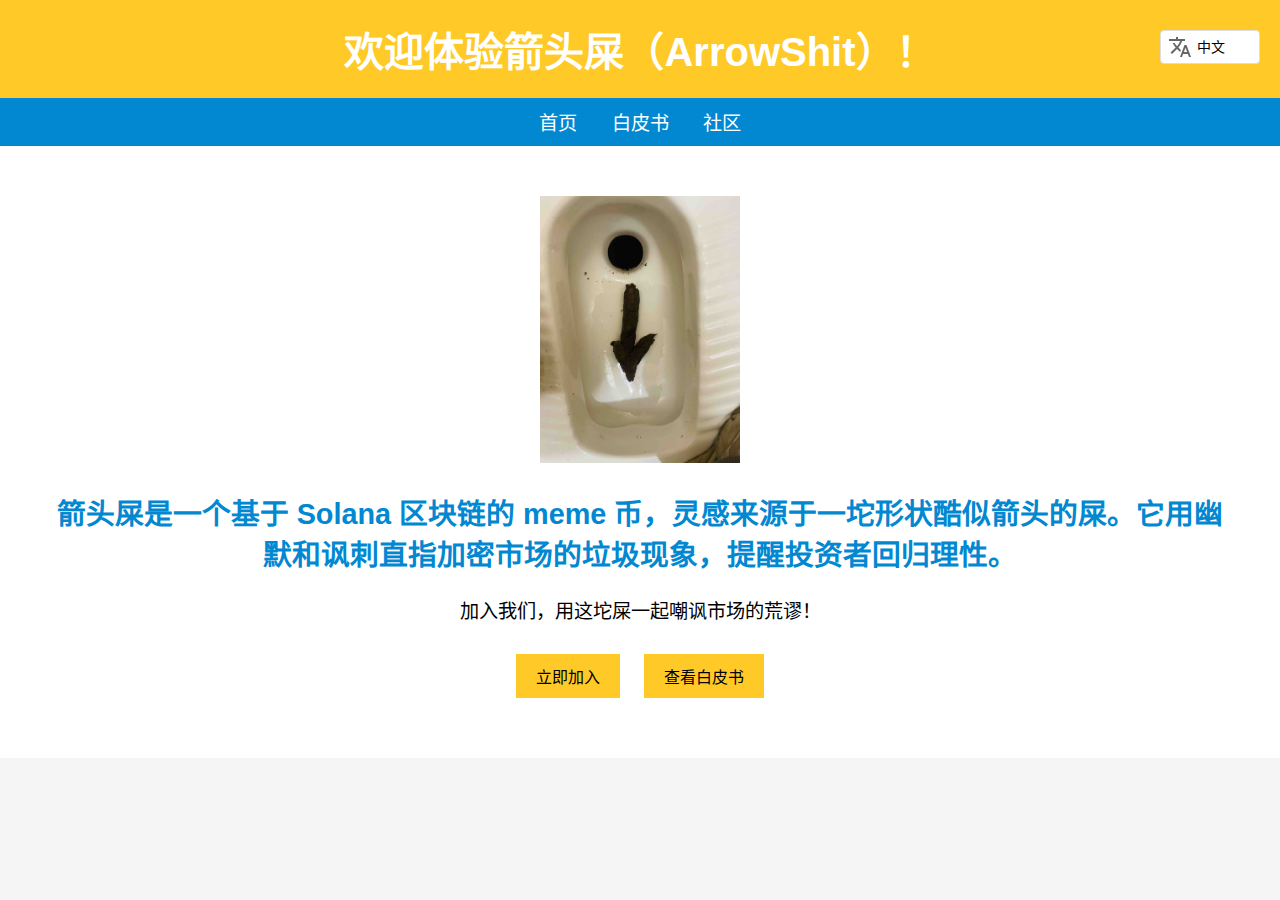
<file: index.html>
<!DOCTYPE html>
<html lang="zh-CN">
<head>
  <meta charset="UTF-8">
  <meta name="viewport" content="width=device-width, initial-scale=1.0">
  <title>ArrowShit - 欢迎体验！</title>
  <link rel="stylesheet" href="styles.css">
  
</head>
<body>
    <div class="header">
        <h1 data-lang="welcome">欢迎体验箭头屎（ArrowShit）！</h1>
        <div class="language-selector">
            <svg class="language-icon" xmlns="http://www.w3.org/2000/svg" viewBox="0 0 24 24" width="24" height="24">
                <path fill="currentColor" d="M12.87 15.07l-2.54-2.51.03-.03c1.74-1.94 2.98-4.17 3.71-6.53H17V4h-7V2H8v2H1v1.99h11.17C11.5 7.92 10.44 9.75 9 11.35 8.07 10.32 7.3 9.19 6.69 8h-2c.73 1.63 1.73 3.17 2.98 4.56l-5.09 5.02L4 19l5-5 3.11 3.11.76-2.04zM18.5 10h-2L12 22h2l1.12-3h4.75L21 22h2l-4.5-12zm-2.62 7l1.62-4.33L19.12 17h-3.24z"/>
            </svg>
            <select id="language" onchange="changeLanguage()">
                <option value="zh" data-display="语言">中文</option>
                <option value="en" data-display="Lang">English</option>
                <option value="ja" data-display="言語">日本語</option>
                <option value="ko" data-display="언어">한국어</option>
                <option value="fr" data-display="Langue">Français</option>
            </select>
        </div>
    </div>
  <div class="nav">
    <a href="index.html" data-lang="home">首页</a>
    <a href="whitepaper.html" data-lang="whitepaper">白皮书</a>
    <a href="community.html" data-lang="community">社区</a>
  </div>
  <div class="hero">
    <img src="arrowshit-logo.png" alt="ArrowShit Logo" class="logo">
    <h2 data-lang="intro">箭头屎是一个基于 Solana 区块链的 meme 币，灵感来源于一坨形状酷似箭头的屎。它用幽默和讽刺直指加密市场的垃圾现象，提醒投资者回归理性。</h2>
    <p data-lang="join">加入我们，用这坨屎一起嘲讽市场的荒谬！</p>
    <a href="community.html" class="btn" data-lang="join_now">立即加入</a>
    <a href="whitepaper.html" class="btn" data-lang="view_whitepaper">查看白皮书</a>
  </div>
  <script src="script.js"></script>
</body>
</html>
</file>
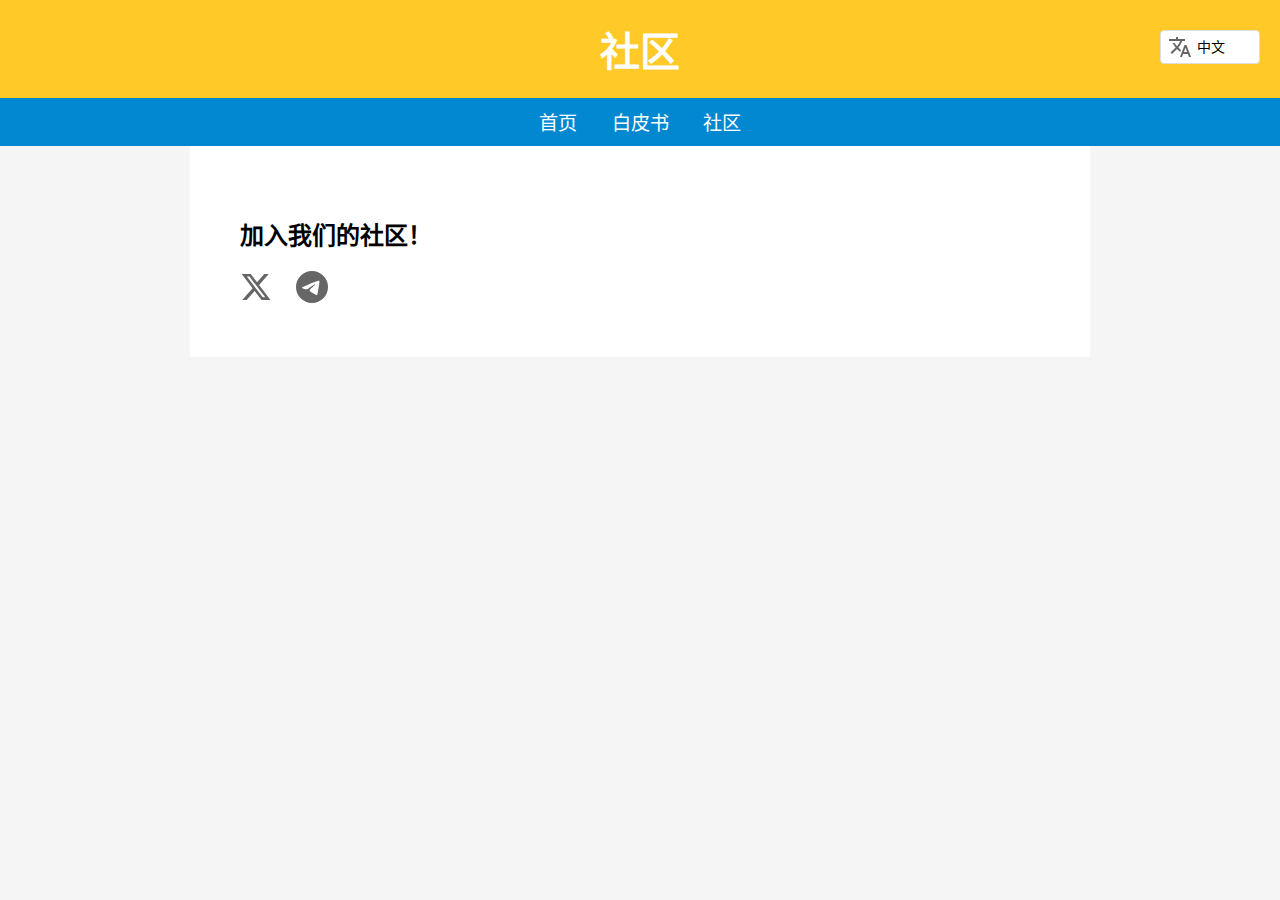
<file: community.html>
<!DOCTYPE html>
<html lang="zh-CN">
<head>
  <meta charset="UTF-8">
  <meta name="viewport" content="width=device-width, initial-scale=1.0">
  <title>ArrowShit - 社区</title>
  <link rel="stylesheet" href="styles.css">
</head>
<body>
  <div class="header">
    <h1 data-lang="community">ArrowShit 社区</h1>
    <div class="language-selector">
        <svg class="language-icon" xmlns="http://www.w3.org/2000/svg" viewBox="0 0 24 24" width="24" height="24">
          <path fill="currentColor" d="M12.87 15.07l-2.54-2.51.03-.03c1.74-1.94 2.98-4.17 3.71-6.53H17V4h-7V2H8v2H1v1.99h11.17C11.5 7.92 10.44 9.75 9 11.35 8.07 10.32 7.3 9.19 6.69 8h-2c.73 1.63 1.73 3.17 2.98 4.56l-5.09 5.02L4 19l5-5 3.11 3.11.76-2.04zM18.5 10h-2L12 22h2l1.12-3h4.75L21 22h2l-4.5-12zm-2.62 7l1.62-4.33L19.12 17h-3.24z"/>
        </svg>
        <select id="language" onchange="changeLanguage()">
          <option value="zh" data-display="语言">中文</option>
          <option value="en" data-display="Lang">English</option>
          <option value="ja" data-display="言語">日本語</option>
          <option value="ko" data-display="언어">한국어</option>
          <option value="fr" data-display="Langue">Français</option>
        </select>
      </div>
  </div>
  <div class="nav">
    <a href="index.html" data-lang="home">首页</a>
    <a href="whitepaper.html" data-lang="whitepaper">白皮书</a>
    <a href="community.html" data-lang="community">社区</a>
  </div>
  <div class="content">
    <h2 data-lang="join_community">加入我们的社区！</h2>
    <div class="social-links">
      <a href="https://x.com/arrowshit87?s=21" target="_blank" class="social-link" title="Follow us on X">
        <svg viewBox="0 0 24 24" width="32" height="32">
          <path fill="currentColor" d="M18.244 2.25h3.308l-7.227 8.26 8.502 11.24H16.17l-5.214-6.817L4.99 21.75H1.68l7.73-8.835L1.254 2.25H8.08l4.713 6.231zm-1.161 17.52h1.833L7.084 4.126H5.117z"/>
        </svg>
      </a>
      <a href="https://t.me/+BZdS9moMSzE0ZmE1" target="_blank" class="social-link" title="Join our Telegram">
        <svg viewBox="0 0 24 24" width="32" height="32">
          <path fill="currentColor" d="M11.944 0A12 12 0 0 0 0 12a12 12 0 0 0 12 12 12 12 0 0 0 12-12A12 12 0 0 0 12 0a12 12 0 0 0-.056 0zm4.962 7.224c.1-.002.321.023.465.14a.506.506 0 0 1 .171.325c.016.093.036.306.02.472-.18 1.898-.962 6.502-1.36 8.627-.168.9-.499 1.201-.82 1.23-.696.065-1.225-.46-1.9-.902-1.056-.693-1.653-1.124-2.678-1.8-1.185-.78-.417-1.21.258-1.91.177-.184 3.247-2.977 3.307-3.23.007-.032.014-.15-.056-.212s-.174-.041-.249-.024c-.106.024-1.793 1.14-5.061 3.345-.48.33-.913.49-1.302.48-.428-.008-1.252-.241-1.865-.44-.752-.245-1.349-.374-1.297-.789.027-.216.325-.437.893-.663 3.498-1.524 5.83-2.529 6.998-3.014 3.332-1.386 4.025-1.627 4.476-1.635z"/>
        </svg>
      </a>
      
      <!-- <a href="https://discord.com" target="_blank" class="social-link" title="Join our Discord">
        <svg viewBox="0 0 24 24" width="32" height="32">
          <path fill="currentColor" d="M20.317 4.37a19.791 19.791 0 0 0-4.885-1.515.074.074 0 0 0-.079.037c-.21.375-.444.864-.608 1.25a18.27 18.27 0 0 0-5.487 0 12.64 12.64 0 0 0-.617-1.25.077.077 0 0 0-.079-.037A19.736 19.736 0 0 0 3.677 4.37a.07.07 0 0 0-.032.027C.533 9.046-.32 13.58.099 18.057a.082.082 0 0 0 .031.057 19.9 19.9 0 0 0 5.993 3.03.078.078 0 0 0 .084-.028 14.09 14.09 0 0 0 1.226-1.994.076.076 0 0 0-.041-.106 13.107 13.107 0 0 1-1.872-.892.077.077 0 0 1-.008-.128 10.2 10.2 0 0 0 .372-.292.074.074 0 0 1 .077-.01c3.928 1.793 8.18 1.793 12.062 0a.074.074 0 0 1 .078.01c.118.098.246.198.373.292a.077.077 0 0 1-.006.127 12.299 12.299 0 0 1-1.873.892.077.077 0 0 0-.041.107c.36.698.772 1.362 1.225 1.993a.076.076 0 0 0 .084.028 19.839 19.839 0 0 0 6.002-3.03.077.077 0 0 0 .032-.054c.5-5.177-.838-9.674-3.549-13.66a.061.061 0 0 0-.031-.03zM8.02 15.33c-1.183 0-2.157-1.085-2.157-2.419 0-1.333.956-2.419 2.157-2.419 1.21 0 2.176 1.096 2.157 2.42 0 1.333-.956 2.418-2.157 2.418zm7.975 0c-1.183 0-2.157-1.085-2.157-2.419 0-1.333.955-2.419 2.157-2.419 1.21 0 2.176 1.096 2.157 2.42 0 1.333-.946 2.418-2.157 2.418z"/>
        </svg>
      </a>
      <a href="https://reddit.com" target="_blank" class="social-link" title="Join our Reddit">
        <svg viewBox="0 0 24 24" width="32" height="32">
          <path fill="currentColor" d="M12 0A12 12 0 0 0 0 12a12 12 0 0 0 12 12 12 12 0 0 0 12-12A12 12 0 0 0 12 0zm5.01 4.744c.688 0 1.25.561 1.25 1.249a1.25 1.25 0 0 1-2.498.056l-2.597-.547-.8 3.747c1.824.07 3.48.632 4.674 1.488.308-.309.73-.491 1.207-.491.968 0 1.754.786 1.754 1.754 0 .716-.435 1.333-1.01 1.614a3.111 3.111 0 0 1 .042.52c0 2.694-3.13 4.87-7.004 4.87-3.874 0-7.004-2.176-7.004-4.87 0-.183.015-.366.043-.534A1.748 1.748 0 0 1 4.028 12c0-.968.786-1.754 1.754-1.754.463 0 .898.196 1.207.49 1.207-.883 2.878-1.43 4.744-1.487l.885-4.182a.342.342 0 0 1 .14-.197.35.35 0 0 1 .238-.042l2.906.617a1.214 1.214 0 0 1 1.108-.701zM9.25 12C8.561 12 8 12.562 8 13.25c0 .687.561 1.248 1.25 1.248.687 0 1.248-.561 1.248-1.249 0-.688-.561-1.249-1.249-1.249zm5.5 0c-.687 0-1.248.561-1.248 1.25 0 .687.561 1.248 1.249 1.248.688 0 1.249-.561 1.249-1.249 0-.687-.562-1.249-1.25-1.249zm-5.466 3.99a.327.327 0 0 0-.231.094.33.33 0 0 0 0 .463c.842.842 2.484.913 2.961.913.477 0 2.105-.056 2.961-.913a.361.361 0 0 0 .029-.463.33.33 0 0 0-.464 0c-.547.533-1.684.73-2.512.73-.828 0-1.979-.196-2.512-.73a.326.326 0 0 0-.232-.095z"/>
        </svg>
      </a> -->
    </div>
  </div>
  <script src="script.js"></script>
</body>
</html>
</file>
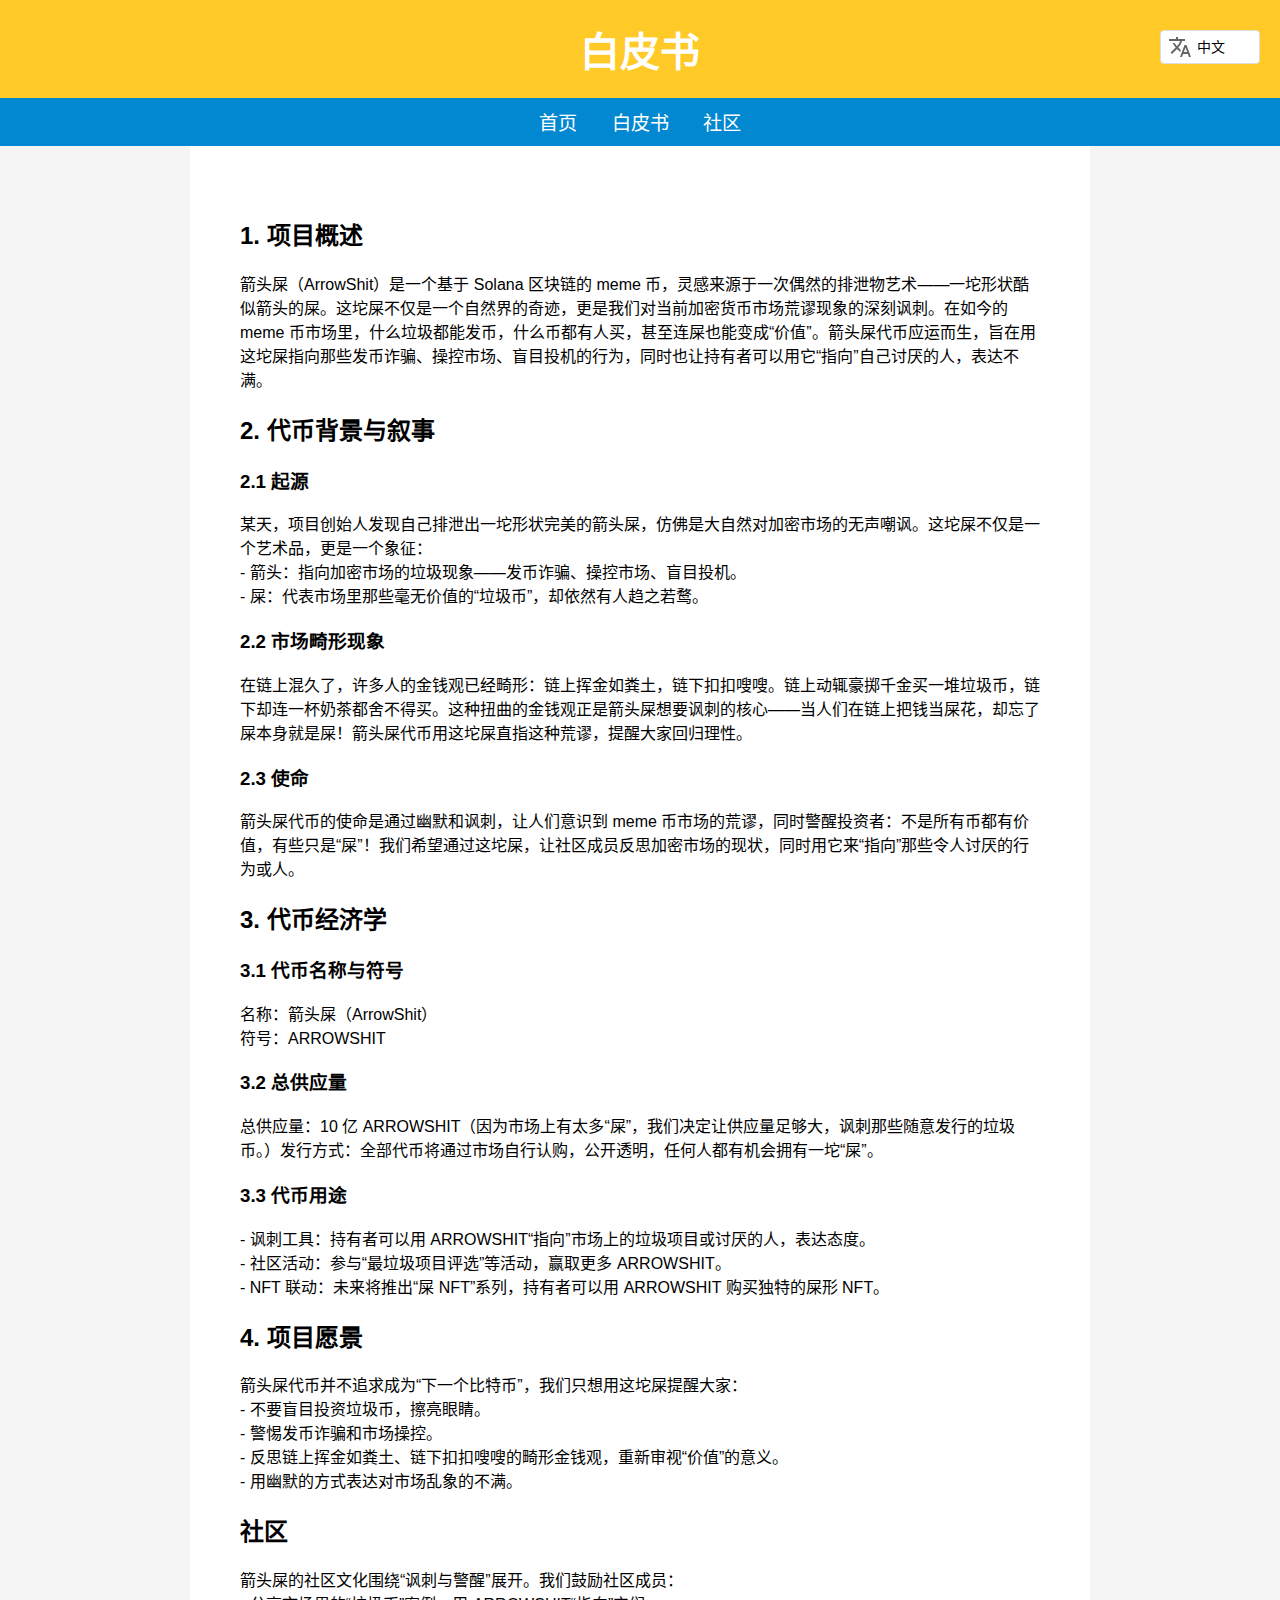
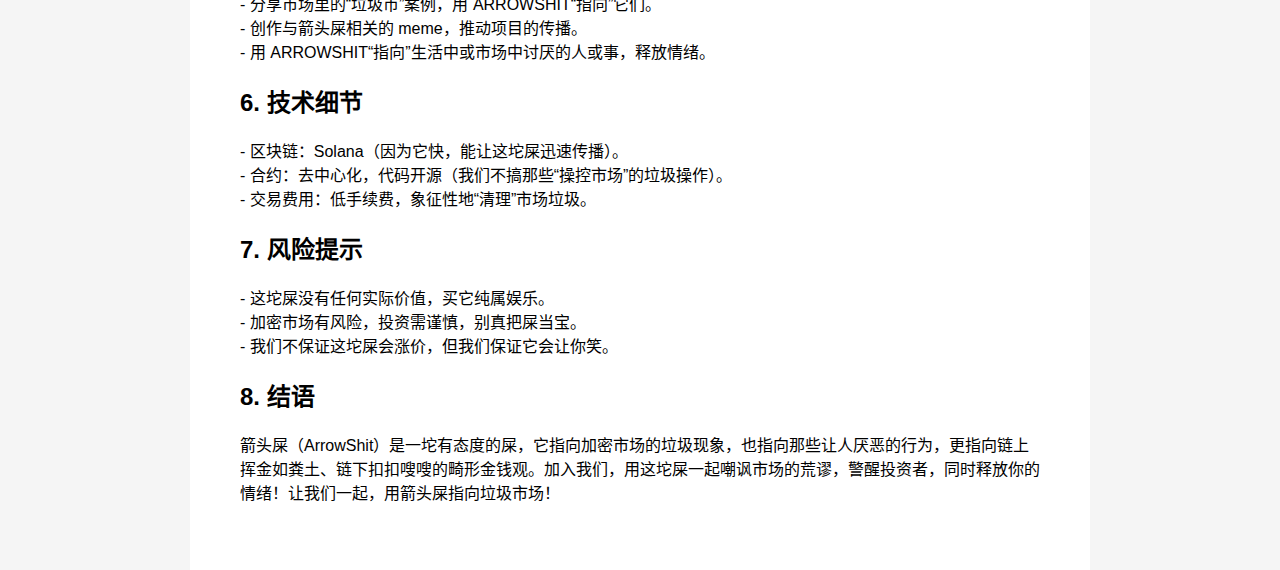
<file: whitepaper.html>
<!DOCTYPE html>
<html lang="zh-CN">
<head>
  <meta charset="UTF-8">
  <meta name="viewport" content="width=device-width, initial-scale=1.0">
  <title>ArrowShit - 白皮书</title>
  <link rel="stylesheet" href="styles.css">
</head>
<body>
  <div class="header">
    <h1 data-lang="whitepaper">ArrowShit 白皮书</h1>
    <div class="language-selector">
        <svg class="language-icon" xmlns="http://www.w3.org/2000/svg" viewBox="0 0 24 24" width="24" height="24">
          <path fill="currentColor" d="M12.87 15.07l-2.54-2.51.03-.03c1.74-1.94 2.98-4.17 3.71-6.53H17V4h-7V2H8v2H1v1.99h11.17C11.5 7.92 10.44 9.75 9 11.35 8.07 10.32 7.3 9.19 6.69 8h-2c.73 1.63 1.73 3.17 2.98 4.56l-5.09 5.02L4 19l5-5 3.11 3.11.76-2.04zM18.5 10h-2L12 22h2l1.12-3h4.75L21 22h2l-4.5-12zm-2.62 7l1.62-4.33L19.12 17h-3.24z"/>
        </svg>
        <select id="language" onchange="changeLanguage()">
          <option value="zh" data-display="语言">中文</option>
          <option value="en" data-display="Lang">English</option>
          <option value="ja" data-display="言語">日本語</option>
          <option value="ko" data-display="언어">한국어</option>
          <option value="fr" data-display="Langue">Français</option>
        </select>
      </div>
  </div>
  <div class="nav">
    <a href="index.html" data-lang="home">首页</a>
    <a href="whitepaper.html" data-lang="whitepaper">白皮书</a>
    <a href="community.html" data-lang="community">社区</a>
  </div>
  <div class="content">
    <h2 data-lang="overview">1. 项目概述</h2>
    <p data-lang="overview_content">箭头屎（ArrowShit）是一个基于 Solana 区块链的 meme 币，灵感来源于一次偶然的排泄物艺术——一坨形状酷似箭头的屎。这坨屎不仅是一个自然界的奇迹，更是我们对当前加密货币市场荒谬现象的深刻讽刺。在如今的 meme 币市场里，什么垃圾都能发币，什么币都有人买，甚至连屎也能变成“价值”。箭头屎代币应运而生，旨在用这坨屎指向那些发币诈骗、操控市场、盲目投机的行为，同时也让持有者可以用它“指向”自己讨厌的人，表达不满。</p>

    <h2 data-lang="background">2. 代币背景与叙事</h2>
    <h3 data-lang="origin">2.1 起源</h3>
    <p data-lang="origin_content">某天，项目创始人发现自己排泄出一坨形状完美的箭头屎，仿佛是大自然对加密市场的无声嘲讽。这坨屎不仅是一个艺术品，更是一个象征：<br>- 箭头：指向加密市场的垃圾现象——发币诈骗、操控市场、盲目投机。<br>- 屎：代表市场里那些毫无价值的“垃圾币”，却依然有人趋之若鹜。</p>
    <h3 data-lang="market_deformities">2.2 市场畸形现象</h3>
    <p data-lang="market_deformities_content">在链上混久了，许多人的金钱观已经畸形：链上挥金如粪土，链下扣扣嗖嗖。链上动辄豪掷千金买一堆垃圾币，链下却连一杯奶茶都舍不得买。这种扭曲的金钱观正是箭头屎想要讽刺的核心——当人们在链上把钱当屎花，却忘了屎本身就是屎！箭头屎代币用这坨屎直指这种荒谬，提醒大家回归理性。</p>
    <h3 data-lang="mission">2.3 使命</h3>
    <p data-lang="mission_content">箭头屎代币的使命是通过幽默和讽刺，让人们意识到 meme 币市场的荒谬，同时警醒投资者：不是所有币都有价值，有些只是“屎”！我们希望通过这坨屎，让社区成员反思加密市场的现状，同时用它来“指向”那些令人讨厌的行为或人。</p>

    <h2 data-lang="tokenomics">3. 代币经济学</h2>
    <h3 data-lang="token_name">3.1 代币名称与符号</h3>
    <p data-lang="token_name_content">名称：箭头屎（ArrowShit）<br>符号：ARROWSHIT</p>
    <h3 data-lang="total_supply">3.2 总供应量</h3>
    <p data-lang="total_supply_content">总供应量：10 亿 ARROWSHIT（因为市场上有太多“屎”，我们决定让供应量足够大，讽刺那些随意发行的垃圾币。）发行方式：全部代币将通过市场自行认购，公开透明，任何人都有机会拥有一坨“屎”。</p>
    <h3 data-lang="use_cases">3.3 代币用途</h3>
    <p data-lang="use_cases_content">- 讽刺工具：持有者可以用 ARROWSHIT“指向”市场上的垃圾项目或讨厌的人，表达态度。<br>- 社区活动：参与“最垃圾项目评选”等活动，赢取更多 ARROWSHIT。<br>- NFT 联动：未来将推出“屎 NFT”系列，持有者可以用 ARROWSHIT 购买独特的屎形 NFT。</p>

    <h2 data-lang="vision">4. 项目愿景</h2>
    <p data-lang="vision_content">箭头屎代币并不追求成为“下一个比特币”，我们只想用这坨屎提醒大家：<br>- 不要盲目投资垃圾币，擦亮眼睛。<br>- 警惕发币诈骗和市场操控。<br>- 反思链上挥金如粪土、链下扣扣嗖嗖的畸形金钱观，重新审视“价值”的意义。<br>- 用幽默的方式表达对市场乱象的不满。</p>

    <h2 data-lang="community">5. 社区与文化</h2>
    <p data-lang="community_content">箭头屎的社区文化围绕“讽刺与警醒”展开。我们鼓励社区成员：<br>- 分享市场里的“垃圾币”案例，用 ARROWSHIT“指向”它们。<br>- 创作与箭头屎相关的 meme，推动项目的传播。<br>- 用 ARROWSHIT“指向”生活中或市场中讨厌的人或事，释放情绪。</p>

    <h2 data-lang="technical">6. 技术细节</h2>
    <p data-lang="technical_content">- 区块链：Solana（因为它快，能让这坨屎迅速传播）。<br>- 合约：去中心化，代码开源（我们不搞那些“操控市场”的垃圾操作）。<br>- 交易费用：低手续费，象征性地“清理”市场垃圾。</p>

    <h2 data-lang="risk">7. 风险提示</h2>
    <p data-lang="risk_content">- 这坨屎没有任何实际价值，买它纯属娱乐。<br>- 加密市场有风险，投资需谨慎，别真把屎当宝。<br>- 我们不保证这坨屎会涨价，但我们保证它会让你笑。</p>

    <h2 data-lang="conclusion">8. 结语</h2>
    <p data-lang="conclusion_content">箭头屎（ArrowShit）是一坨有态度的屎，它指向加密市场的垃圾现象，也指向那些让人厌恶的行为，更指向链上挥金如粪土、链下扣扣嗖嗖的畸形金钱观。加入我们，用这坨屎一起嘲讽市场的荒谬，警醒投资者，同时释放你的情绪！让我们一起，用箭头屎指向垃圾市场！</p>
  </div>
  <script src="script.js"></script>
</body>
</html>
</file>
<file: styles.css>
body {
    font-family: 'Comic Sans MS', sans-serif;
    background-color: #f5f5f5;
    margin: 0;
    text-align: center;
  }
  .header {
    background-color: #ffca28;
    padding: 20px;
  }
  .header h1 {
    color: #fff;
    font-size: 2.5em;
    margin: 0;
  }
  .header select {
    padding: 5px;
    font-size: 1em;
  }
  .nav {
    background-color: #0288d1;
    padding: 10px;
  }
  .nav a {
    color: #fff;
    margin: 0 15px;
    text-decoration: none;
    font-size: 1.2em;
  }
  .hero {
    padding: 50px;
    background-color: #fff;
  }
  .hero .logo {
    width: 200px;
    animation: bounce 2s infinite;
  }
  .hero h2 {
    color: #0288d1;
    font-size: 1.8em;
  }
  .hero p {
    font-size: 1.2em;
  }
  .btn {
    background: #ffca28;
    padding: 10px 20px;
    text-decoration: none;
    color: #000;
    margin: 10px;
    display: inline-block;
  }
  .content {
    padding: 50px;
    background-color: #fff;
    text-align: left;
    max-width: 800px;
    margin: 0 auto;
  }

  
  .header {
    position: relative;
  }
  
  .language-selector {
    position: absolute;
    top: 30px;
    right: 20px;
    display: inline-flex;
    align-items: center;
  }
  
  .language-icon {
    position: absolute;
    left: 8px;
    pointer-events: none;
    color: #666;
  }
  
  #language {
    padding: 8px 8px 8px 36px;
    appearance: none;
    background-color: #fff;
    border: 1px solid #ddd;
    border-radius: 4px;
    cursor: pointer;
    font-size: 14px;
    min-width: 44px;
  }
  
  #language option {
    display: none;
  }
  
  #language:focus option {
    display: block;
  }
  
  /* 自定义选择器显示文本 */
  #language option[value="zh"]::before { content: "语言"; }
  #language option[value="en"]::before { content: "Lang"; }
  #language option[value="ja"]::before { content: "言語"; }
  #language option[value="ko"]::before { content: "언어"; }
  #language option[value="fr"]::before { content: "Langue"; }


  .social-links {
    display: flex;
    gap: 24px;
    justify-content: start;
    margin-top: 20px;
  }
  
  .social-link {
    color: #666;
    transition: color 0.3s ease;
  }
  
  .social-link:hover {
    color: #000;
  }

  @keyframes bounce {
    0%, 100% { transform: translateY(0); }
    50% { transform: translateY(-20px); }
  }
</file>
